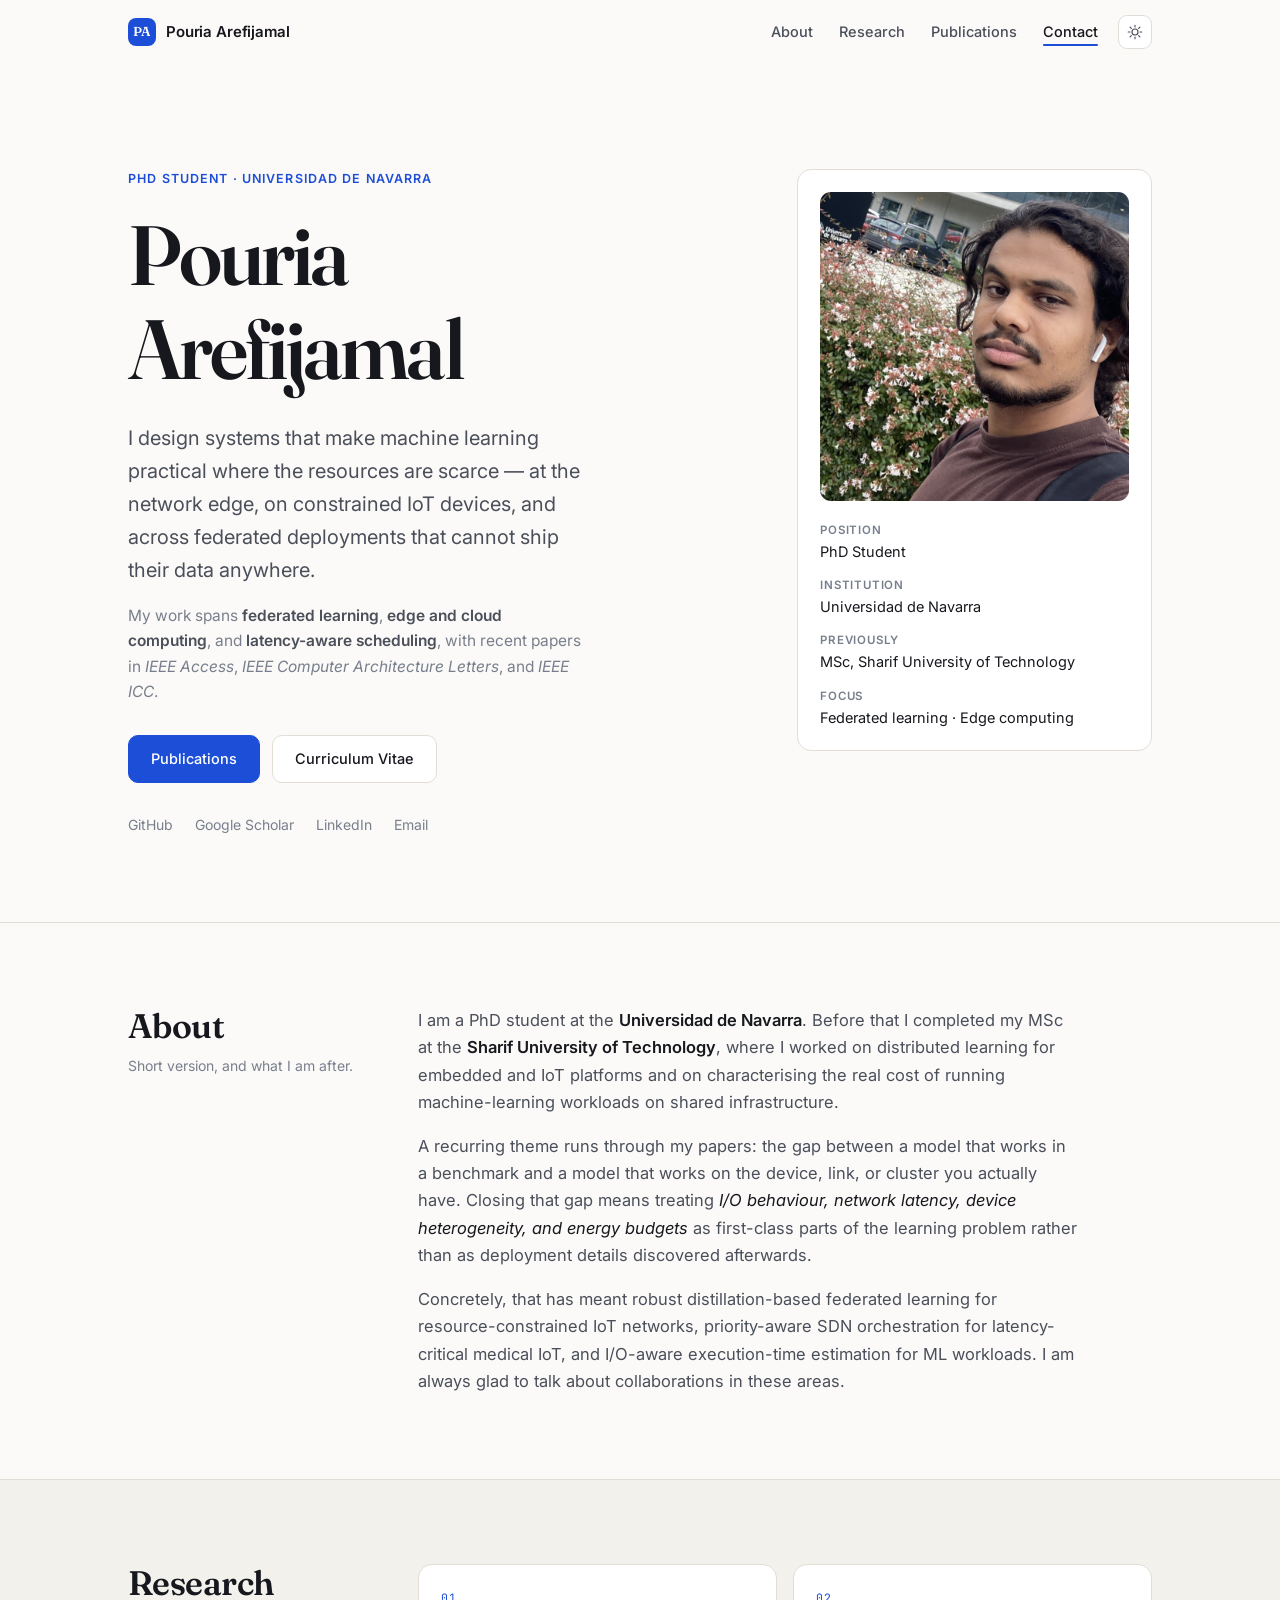
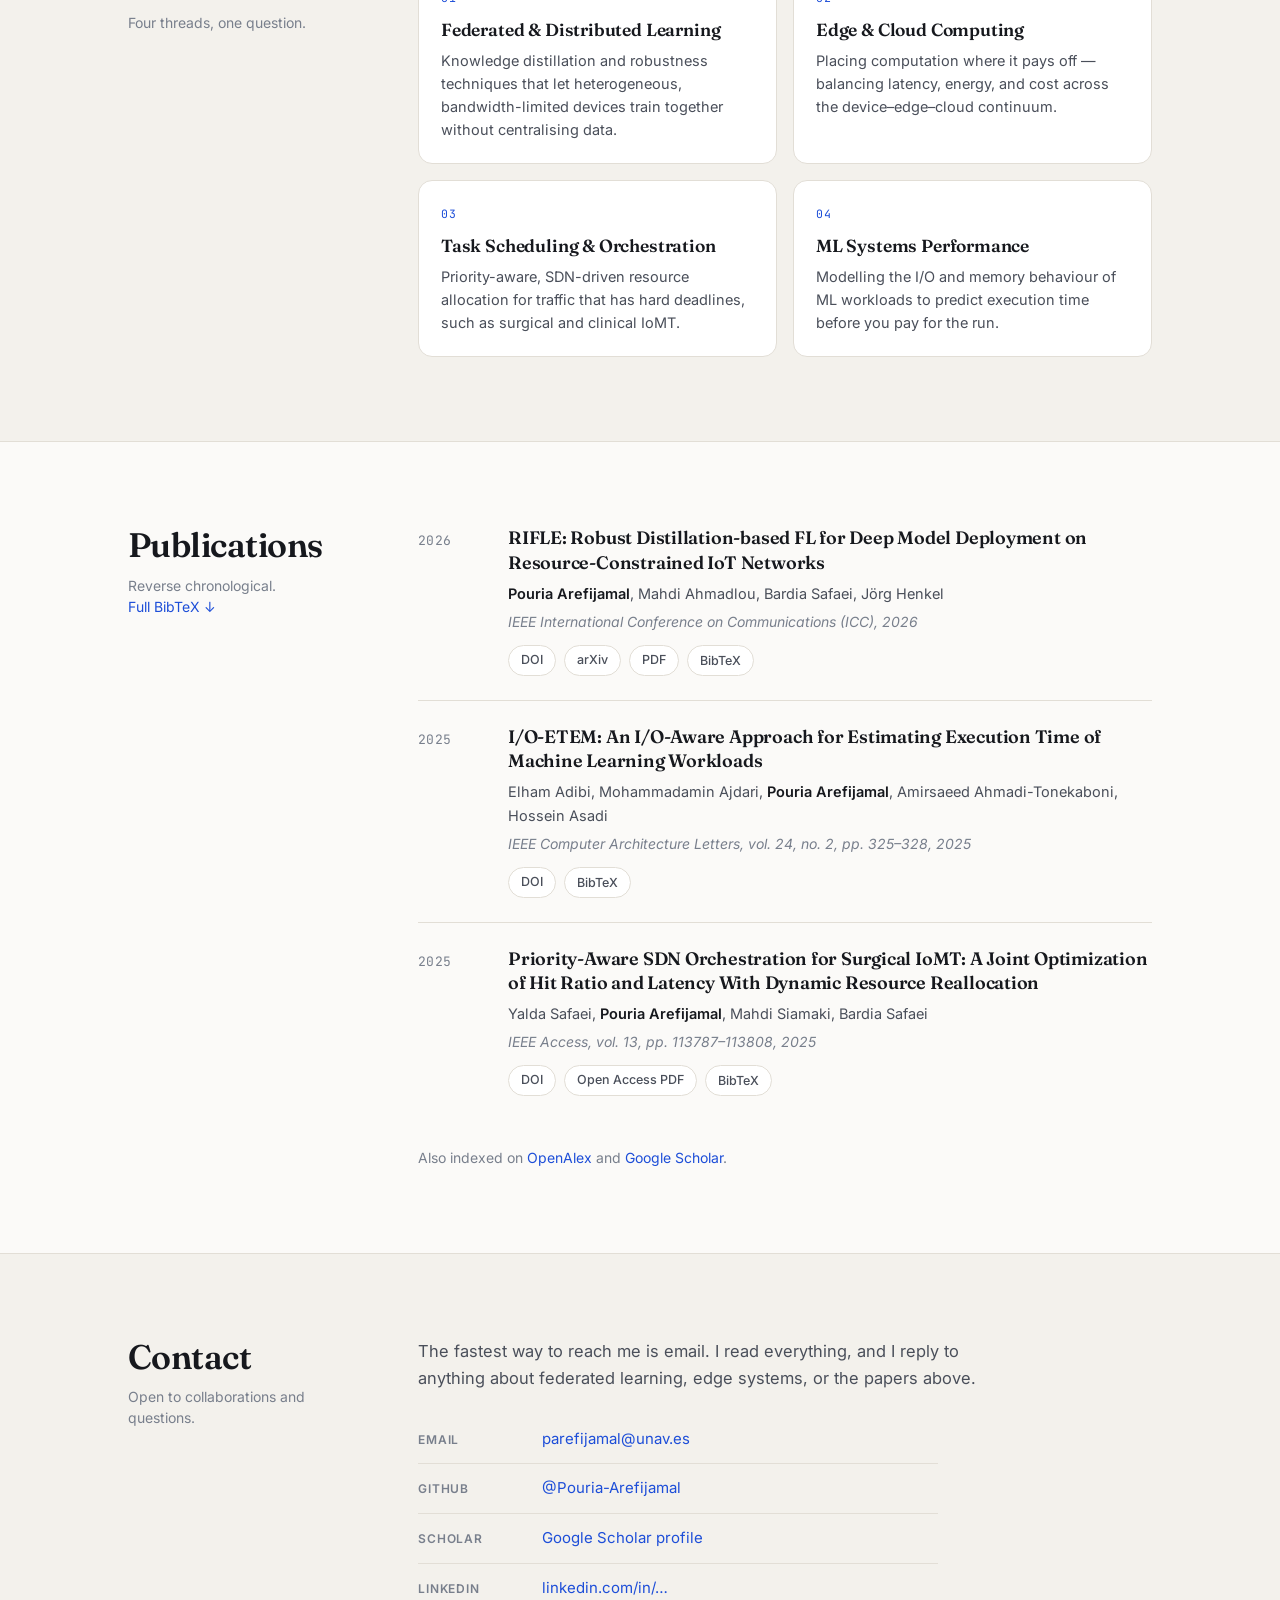
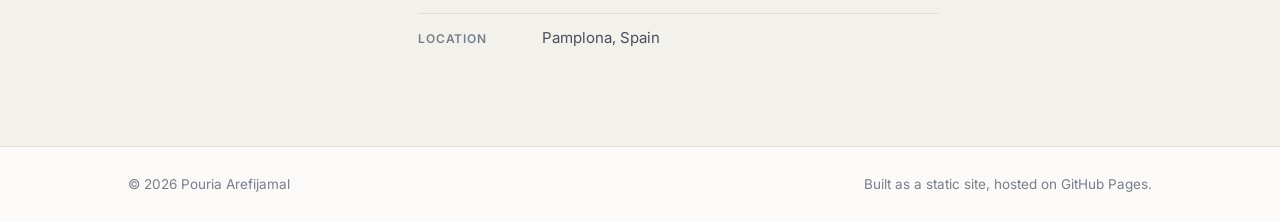
<file: index.html>
<!DOCTYPE html>
<html lang="en">
<head>
<meta charset="utf-8">
<meta name="viewport" content="width=device-width, initial-scale=1">
<title>Pouria Arefijamal — PhD Student, Universidad de Navarra</title>
<meta name="description" content="Pouria Arefijamal is a PhD student at the Universidad de Navarra working on edge computing, federated learning, and resource-aware distributed systems.">
<meta name="author" content="Pouria Arefijamal">
<link rel="canonical" href="https://pouria-arefijamal.github.io/">

<!-- Google Search Console ownership verification -->
<meta name="google-site-verification" content="5bdR5hdrAf46QenEBL29ZSR72Yp3AVDJWLA14htfVqM" />

<meta property="og:type" content="profile">
<meta property="og:title" content="Pouria Arefijamal">
<meta property="og:description" content="PhD student at the Universidad de Navarra. Edge computing, federated learning, and resource-aware distributed systems.">
<meta property="og:url" content="https://pouria-arefijamal.github.io/">
<meta name="twitter:card" content="summary">

<link rel="icon" href="data:image/svg+xml,<svg xmlns='http://www.w3.org/2000/svg' viewBox='0 0 100 100'><rect width='100' height='100' rx='22' fill='%231d4ed8'/><text y='.9em' x='50%25' text-anchor='middle' font-size='62' font-family='Georgia,serif' fill='white'>P</text></svg>">

<link rel="preconnect" href="https://fonts.googleapis.com">
<link rel="preconnect" href="https://fonts.gstatic.com" crossorigin>
<link href="https://fonts.googleapis.com/css2?family=Fraunces:opsz,wght@9..144,400;9..144,600&family=Inter:wght@400;500;600&family=JetBrains+Mono:wght@400&display=swap" rel="stylesheet">
<link rel="stylesheet" href="assets/css/style.css">

<script type="application/ld+json">
{
  "@context": "https://schema.org",
  "@type": "Person",
  "name": "Pouria Arefijamal",
  "jobTitle": "PhD Student",
  "affiliation": { "@type": "CollegeOrUniversity", "name": "Universidad de Navarra" },
  "alumniOf": { "@type": "CollegeOrUniversity", "name": "Sharif University of Technology" },
  "url": "https://pouria-arefijamal.github.io/",
  "sameAs": [
    "https://github.com/Pouria-Arefijamal",
    "https://scholar.google.com/citations?user=PLACEHOLDER"
  ],
  "knowsAbout": ["Edge Computing", "Federated Learning", "Cloud Computing", "Task Scheduling", "Internet of Things"]
}
</script>
</head>
<body>
<a class="skip" href="#main">Skip to content</a>

<header class="nav">
  <div class="wrap nav-inner">
    <a class="brand" href="#top"><span class="brand-mark">PA</span> <span class="brand-text">Pouria Arefijamal</span></a>
    <nav>
      <ul class="nav-links">
        <li><a href="#about">About</a></li>
        <li><a href="#research">Research</a></li>
        <li><a href="#publications">Publications</a></li>
        <li><a href="#contact">Contact</a></li>
      </ul>
    </nav>
    <button id="theme-toggle" class="theme-btn" type="button" aria-label="Switch colour theme">
      <svg class="i-sun" viewBox="0 0 24 24" aria-hidden="true"><circle cx="12" cy="12" r="4.5"/><path d="M12 1.8v2.6M12 19.6v2.6M4.6 4.6l1.9 1.9M17.5 17.5l1.9 1.9M1.8 12h2.6M19.6 12h2.6M4.6 19.4l1.9-1.9M17.5 6.5l1.9-1.9"/></svg>
      <svg class="i-moon" viewBox="0 0 24 24" aria-hidden="true"><path d="M20.5 14.6A8.6 8.6 0 0 1 9.4 3.5a8.6 8.6 0 1 0 11.1 11.1z"/></svg>
    </button>
  </div>
</header>

<main id="main">

<section id="top" class="hero">
  <div class="wrap hero-grid">
    <div class="hero-text">
      <p class="eyebrow">PhD Student · Universidad de Navarra</p>
      <h1>Pouria<br>Arefijamal</h1>
      <p class="lede">
        I design systems that make machine learning practical where the resources
        are scarce — at the network edge, on constrained IoT devices, and across
        federated deployments that cannot ship their data anywhere.
      </p>
      <p class="sub">
        My work spans <strong>federated learning</strong>, <strong>edge and cloud computing</strong>,
        and <strong>latency-aware scheduling</strong>, with recent papers in
        <em>IEEE Access</em>, <em>IEEE Computer Architecture Letters</em>, and <em>IEEE ICC</em>.
      </p>
      <div class="cta-row">
        <a class="btn btn-primary" href="#publications">Publications</a>
        <a class="btn" href="assets/cv.pdf">Curriculum Vitae</a>
      </div>
      <ul class="social">
        <li><a href="https://github.com/Pouria-Arefijamal" rel="me noopener" target="_blank">GitHub</a></li>
        <li><a href="https://scholar.google.com/citations?user=PLACEHOLDER" rel="me noopener" target="_blank">Google Scholar</a></li>
        <li><a href="https://www.linkedin.com/in/POUR-LINKEDIN-SLUG" rel="me noopener" target="_blank">LinkedIn</a></li>
        <li><a href="mailto:parefijamal@unav.es">Email</a></li>
      </ul>
    </div>

    <aside class="hero-card">
      <div class="portrait" id="portrait">
        <img src="assets/img/portrait.jpg" alt="Portrait of Pouria Arefijamal"
             onerror="this.closest('.portrait').classList.add('is-empty');this.remove();">
        <span class="portrait-fallback" aria-hidden="true">PA</span>
      </div>
      <dl class="facts">
        <div><dt>Position</dt><dd>PhD Student</dd></div>
        <div><dt>Institution</dt><dd>Universidad de Navarra</dd></div>
        <div><dt>Previously</dt><dd>MSc, Sharif University of Technology</dd></div>
        <div><dt>Focus</dt><dd>Federated learning · Edge computing</dd></div>
      </dl>
    </aside>
  </div>
</section>

<section id="about" class="band">
  <div class="wrap two-col">
    <div class="col-head">
      <h2>About</h2>
      <p class="col-note">Short version, and what I am after.</p>
    </div>
    <div class="col-body prose">
      <p>
        I am a PhD student at the <strong>Universidad de Navarra</strong>. Before that I
        completed my MSc at the <strong>Sharif University of Technology</strong>, where I worked
        on distributed learning for embedded and IoT platforms and on characterising the
        real cost of running machine-learning workloads on shared infrastructure.
      </p>
      <p>
        A recurring theme runs through my papers: the gap between a model that works in
        a benchmark and a model that works on the device, link, or cluster you actually have.
        Closing that gap means treating <em>I/O behaviour, network latency, device
        heterogeneity, and energy budgets</em> as first-class parts of the learning
        problem rather than as deployment details discovered afterwards.
      </p>
      <p>
        Concretely, that has meant robust distillation-based federated learning for
        resource-constrained IoT networks, priority-aware SDN orchestration for
        latency-critical medical IoT, and I/O-aware execution-time estimation for
        ML workloads. I am always glad to talk about collaborations in these areas.
      </p>
    </div>
  </div>
</section>

<section id="research" class="band alt">
  <div class="wrap two-col">
    <div class="col-head">
      <h2>Research</h2>
      <p class="col-note">Four threads, one question.</p>
    </div>
    <div class="col-body">
      <ul class="cards">
        <li class="card">
          <span class="card-num">01</span>
          <h3>Federated &amp; Distributed Learning</h3>
          <p>Knowledge distillation and robustness techniques that let heterogeneous,
             bandwidth-limited devices train together without centralising data.</p>
        </li>
        <li class="card">
          <span class="card-num">02</span>
          <h3>Edge &amp; Cloud Computing</h3>
          <p>Placing computation where it pays off — balancing latency, energy, and
             cost across the device–edge–cloud continuum.</p>
        </li>
        <li class="card">
          <span class="card-num">03</span>
          <h3>Task Scheduling &amp; Orchestration</h3>
          <p>Priority-aware, SDN-driven resource allocation for traffic that has
             hard deadlines, such as surgical and clinical IoMT.</p>
        </li>
        <li class="card">
          <span class="card-num">04</span>
          <h3>ML Systems Performance</h3>
          <p>Modelling the I/O and memory behaviour of ML workloads to predict
             execution time before you pay for the run.</p>
        </li>
      </ul>
    </div>
  </div>
</section>

<section id="publications" class="band">
  <div class="wrap two-col">
    <div class="col-head">
      <h2>Publications</h2>
      <p class="col-note">Reverse chronological. <a href="publications.bib">Full BibTeX ↓</a></p>
    </div>
    <div class="col-body">
      <ol class="pubs">

        <li class="pub" id="pub-rifle">
          <div class="pub-year">2026</div>
          <div class="pub-body">
            <h3 class="pub-title">RIFLE: Robust Distillation-based FL for Deep Model Deployment on Resource-Constrained IoT Networks</h3>
            <p class="pub-authors"><strong>Pouria Arefijamal</strong>, Mahdi Ahmadlou, Bardia Safaei, Jörg Henkel</p>
            <p class="pub-venue">IEEE International Conference on Communications (ICC), 2026</p>
            <p class="pub-links">
              <a href="https://doi.org/10.1109/icc59461.2026.11586932" target="_blank" rel="noopener">DOI</a>
              <a href="https://arxiv.org/abs/2602.08446" target="_blank" rel="noopener">arXiv</a>
              <a href="https://arxiv.org/pdf/2602.08446" target="_blank" rel="noopener">PDF</a>
              <button class="bib-btn" type="button" data-bib="rifle">BibTeX</button>
            </p>
            <pre class="bib" id="bib-rifle" hidden>@inproceedings{arefijamal2026rifle,
  title     = {{RIFLE}: Robust Distillation-based {FL} for Deep Model Deployment on Resource-Constrained {IoT} Networks},
  author    = {Arefijamal, Pouria and Ahmadlou, Mahdi and Safaei, Bardia and Henkel, J{\"o}rg},
  booktitle = {IEEE International Conference on Communications (ICC)},
  year      = {2026},
  doi       = {10.1109/ICC59461.2026.11586932}
}</pre>
          </div>
        </li>

        <li class="pub" id="pub-ioetem">
          <div class="pub-year">2025</div>
          <div class="pub-body">
            <h3 class="pub-title">I/O-ETEM: An I/O-Aware Approach for Estimating Execution Time of Machine Learning Workloads</h3>
            <p class="pub-authors">Elham Adibi, Mohammadamin Ajdari, <strong>Pouria Arefijamal</strong>, Amirsaeed Ahmadi-Tonekaboni, Hossein Asadi</p>
            <p class="pub-venue">IEEE Computer Architecture Letters, vol. 24, no. 2, pp. 325–328, 2025</p>
            <p class="pub-links">
              <a href="https://doi.org/10.1109/lca.2025.3620629" target="_blank" rel="noopener">DOI</a>
              <button class="bib-btn" type="button" data-bib="ioetem">BibTeX</button>
            </p>
            <pre class="bib" id="bib-ioetem" hidden>@article{adibi2025ioetem,
  title   = {{I/O-ETEM}: An {I/O}-Aware Approach for Estimating Execution Time of Machine Learning Workloads},
  author  = {Adibi, Elham and Ajdari, Mohammadamin and Arefijamal, Pouria and Ahmadi-Tonekaboni, Amirsaeed and Asadi, Hossein},
  journal = {IEEE Computer Architecture Letters},
  volume  = {24},
  number  = {2},
  pages   = {325--328},
  year    = {2025},
  doi     = {10.1109/LCA.2025.3620629}
}</pre>
          </div>
        </li>

        <li class="pub" id="pub-iomt">
          <div class="pub-year">2025</div>
          <div class="pub-body">
            <h3 class="pub-title">Priority-Aware SDN Orchestration for Surgical IoMT: A Joint Optimization of Hit Ratio and Latency With Dynamic Resource Reallocation</h3>
            <p class="pub-authors">Yalda Safaei, <strong>Pouria Arefijamal</strong>, Mahdi Siamaki, Bardia Safaei</p>
            <p class="pub-venue">IEEE Access, vol. 13, pp. 113787–113808, 2025</p>
            <p class="pub-links">
              <a href="https://doi.org/10.1109/access.2025.3583899" target="_blank" rel="noopener">DOI</a>
              <a href="https://doi.org/10.1109/access.2025.3583899" target="_blank" rel="noopener">Open Access PDF</a>
              <button class="bib-btn" type="button" data-bib="iomt">BibTeX</button>
            </p>
            <pre class="bib" id="bib-iomt" hidden>@article{safaei2025priority,
  title   = {Priority-Aware {SDN} Orchestration for Surgical {IoMT}: A Joint Optimization of Hit Ratio and Latency With Dynamic Resource Reallocation},
  author  = {Safaei, Yalda and Arefijamal, Pouria and Siamaki, Mahdi and Safaei, Bardia},
  journal = {IEEE Access},
  volume  = {13},
  pages   = {113787--113808},
  year    = {2025},
  doi     = {10.1109/ACCESS.2025.3583899}
}</pre>
          </div>
        </li>

      </ol>
      <p class="pub-foot">
        Also indexed on
        <a href="https://openalex.org/A5118664038" target="_blank" rel="noopener">OpenAlex</a> and
        <a href="https://scholar.google.com/citations?user=PLACEHOLDER" target="_blank" rel="noopener">Google Scholar</a>.
      </p>
    </div>
  </div>
</section>

<section id="contact" class="band alt">
  <div class="wrap two-col">
    <div class="col-head">
      <h2>Contact</h2>
      <p class="col-note">Open to collaborations and questions.</p>
    </div>
    <div class="col-body">
      <p class="contact-lede">
        The fastest way to reach me is email. I read everything, and I reply to
        anything about federated learning, edge systems, or the papers above.
      </p>
      <ul class="contact-list">
        <li><span>Email</span><a href="mailto:parefijamal@unav.es">parefijamal@unav.es</a></li>
        <li><span>GitHub</span><a href="https://github.com/Pouria-Arefijamal" target="_blank" rel="noopener">@Pouria-Arefijamal</a></li>
        <li><span>Scholar</span><a href="https://scholar.google.com/citations?user=PLACEHOLDER" target="_blank" rel="noopener">Google Scholar profile</a></li>
        <li><span>LinkedIn</span><a href="https://www.linkedin.com/in/POUR-LINKEDIN-SLUG" target="_blank" rel="noopener">linkedin.com/in/…</a></li>
        <li><span>Location</span><span class="plain">Pamplona, Spain</span></li>
      </ul>
    </div>
  </div>
</section>

</main>

<footer class="foot">
  <div class="wrap foot-inner">
    <p>© <span id="year">2026</span> Pouria Arefijamal</p>
    <p class="foot-meta">Built as a static site, hosted on GitHub Pages.</p>
  </div>
</footer>

<script src="assets/js/main.js"></script>
</body>
</html>
</file>
<file: assets/css/style.css>
/* ---------- tokens ---------- */
:root{
  --bg:#fbfaf8;
  --bg-alt:#f3f1ec;
  --surface:#ffffff;
  --ink:#16181d;
  --ink-soft:#4a4f5a;
  --ink-mute:#787f8c;
  --line:#e2ded6;
  --accent:#1d4ed8;
  --accent-soft:#e8edfd;
  --radius:14px;
  --serif:"Fraunces",Georgia,"Times New Roman",serif;
  --sans:"Inter",system-ui,-apple-system,"Segoe UI",sans-serif;
  --mono:"JetBrains Mono",ui-monospace,"SF Mono",Menlo,monospace;
  --wrap:1080px;
}
@media (prefers-color-scheme:dark){
  :root:not([data-theme="light"]){
    --bg:#0e1013;
    --bg-alt:#14171c;
    --surface:#181c22;
    --ink:#eceef2;
    --ink-soft:#b3bac6;
    --ink-mute:#858d9b;
    --line:#262b33;
    --accent:#7ea2ff;
    --accent-soft:#1b2540;
  }
}
:root[data-theme="dark"]{
  --bg:#0e1013;
  --bg-alt:#14171c;
  --surface:#181c22;
  --ink:#eceef2;
  --ink-soft:#b3bac6;
  --ink-mute:#858d9b;
  --line:#262b33;
  --accent:#7ea2ff;
  --accent-soft:#1b2540;
}

/* ---------- base ---------- */
*{box-sizing:border-box}
html{scroll-behavior:smooth;scroll-padding-top:80px}
body{
  margin:0;background:var(--bg);color:var(--ink);
  font-family:var(--sans);font-size:16.5px;line-height:1.65;
  -webkit-font-smoothing:antialiased;
}
a{color:var(--accent);text-decoration:none}
a:hover{text-decoration:underline;text-underline-offset:3px}
h1,h2,h3{font-family:var(--serif);font-weight:600;letter-spacing:-.015em;line-height:1.12;margin:0}
.wrap{max-width:var(--wrap);margin:0 auto;padding:0 28px}
.skip{position:absolute;left:-9999px}
.skip:focus{left:12px;top:12px;z-index:99;background:var(--accent);color:#fff;padding:10px 16px;border-radius:8px}
:focus-visible{outline:2px solid var(--accent);outline-offset:3px;border-radius:4px}

/* ---------- nav ---------- */
.nav{
  position:sticky;top:0;z-index:50;
  background:color-mix(in srgb,var(--bg) 85%,transparent);
  backdrop-filter:blur(12px);border-bottom:1px solid transparent;
  transition:border-color .2s;
}
.nav.scrolled{border-bottom-color:var(--line)}
.nav-inner{display:flex;align-items:center;gap:20px;height:64px}
.brand{
  display:flex;align-items:center;gap:10px;color:var(--ink);
  font-weight:600;font-size:15px;letter-spacing:-.01em;margin-right:auto;
}
.brand:hover{text-decoration:none}
.brand-mark{
  display:grid;place-items:center;width:28px;height:28px;border-radius:8px;
  background:var(--accent);color:#fff;font-family:var(--serif);font-size:13px;
}
.nav-inner>nav{min-width:0;overflow-x:auto;overflow-y:hidden;padding-bottom:8px;margin-bottom:-8px;scrollbar-width:none;-ms-overflow-style:none}
.nav-inner>nav::-webkit-scrollbar{display:none}
.nav-links{display:flex;flex-wrap:nowrap;gap:26px;list-style:none;margin:0;padding:0;white-space:nowrap}
.nav-links a{color:var(--ink-soft);font-size:14.5px;font-weight:500;position:relative}
.nav-links a:hover{color:var(--ink);text-decoration:none}
.nav-links a.active{color:var(--ink)}
.nav-links a.active::after{
  content:"";position:absolute;left:0;right:0;bottom:-6px;height:2px;
  background:var(--accent);border-radius:2px;
}
.theme-btn{
  display:grid;place-items:center;width:34px;height:34px;flex:none;
  border:1px solid var(--line);border-radius:9px;background:var(--surface);
  color:var(--ink-soft);cursor:pointer;transition:color .15s,border-color .15s;
}
.theme-btn:hover{color:var(--ink);border-color:var(--ink-mute)}
.theme-btn svg{width:16px;height:16px;fill:none;stroke:currentColor;stroke-width:1.7;stroke-linecap:round}
.i-moon{display:none}
:root[data-theme="dark"] .i-sun{display:none}
:root[data-theme="dark"] .i-moon{display:block}
@media (prefers-color-scheme:dark){
  :root:not([data-theme="light"]) .i-sun{display:none}
  :root:not([data-theme="light"]) .i-moon{display:block}
}
/* small screens: keep navigation, drop the wordmark */
@media (max-width:660px){
  .brand-text{display:none}
  .brand{margin-right:12px}
  .nav-inner{gap:12px}
  .nav-links{gap:16px}
  .nav-links a{font-size:13.5px}
}
@media (max-width:420px){
  .wrap{padding:0 16px}
  .nav-links{gap:12px}
  .nav-links a{font-size:12.5px}
}
@media (max-width:380px){
  .wrap{padding:0 14px}
  .nav-inner{gap:8px}
  .nav-links{gap:10px}
  .nav-links a{font-size:11.5px;letter-spacing:-.01em}
}

/* ---------- hero ---------- */
.hero{padding:clamp(56px,9vw,104px) 0 clamp(48px,7vw,84px)}
.hero-grid{display:grid;grid-template-columns:minmax(0,1.45fr) minmax(0,.85fr);gap:clamp(32px,5vw,64px);align-items:start}
.eyebrow{
  margin:0 0 18px;font-size:12.5px;font-weight:600;letter-spacing:.09em;
  text-transform:uppercase;color:var(--accent);
}
.hero h1{font-size:clamp(46px,8.2vw,84px);letter-spacing:-.035em;margin-bottom:26px}
.lede{font-size:clamp(17.5px,2.1vw,20px);color:var(--ink-soft);margin:0 0 16px;max-width:36ch}
.sub{font-size:15.5px;color:var(--ink-mute);margin:0 0 30px;max-width:46ch}
.sub strong{color:var(--ink-soft);font-weight:600}
.cta-row{display:flex;flex-wrap:wrap;gap:12px;margin-bottom:28px}
.btn{
  display:inline-block;padding:11px 22px;border-radius:10px;
  border:1px solid var(--line);background:var(--surface);
  color:var(--ink);font-size:14.5px;font-weight:500;transition:all .15s;
}
.btn:hover{text-decoration:none;border-color:var(--ink-mute);transform:translateY(-1px)}
.btn-primary{background:var(--accent);border-color:var(--accent);color:#fff}
.btn-primary:hover{filter:brightness(1.08);border-color:var(--accent)}
.social{display:flex;flex-wrap:wrap;gap:8px 22px;list-style:none;margin:0;padding:0}
.social a{font-size:14px;color:var(--ink-mute)}
.social a:hover{color:var(--accent)}

.hero-card{
  background:var(--surface);border:1px solid var(--line);
  border-radius:var(--radius);padding:22px;
}
.portrait{
  position:relative;aspect-ratio:1/1;border-radius:11px;overflow:hidden;
  background:linear-gradient(140deg,var(--accent-soft),var(--bg-alt));
  display:grid;place-items:center;margin-bottom:20px;
}
.portrait img{width:100%;height:100%;object-fit:cover;display:block;position:relative;z-index:1}
.portrait-fallback{
  position:absolute;font-family:var(--serif);font-size:clamp(48px,7vw,66px);
  color:var(--accent);opacity:.32;letter-spacing:.02em;
}
.facts{margin:0;display:grid;gap:14px}
.facts>div{display:grid;gap:2px}
.facts dt{font-size:11.5px;font-weight:600;letter-spacing:.07em;text-transform:uppercase;color:var(--ink-mute)}
.facts dd{margin:0;font-size:14.5px;color:var(--ink);line-height:1.4}
@media (max-width:840px){
  .hero-grid{grid-template-columns:1fr}
  .hero-card{max-width:400px}
}

/* ---------- bands ---------- */
.band{padding:clamp(52px,7vw,84px) 0;border-top:1px solid var(--line)}
.band.alt{background:var(--bg-alt)}
.two-col{display:grid;grid-template-columns:minmax(0,230px) minmax(0,1fr);gap:clamp(28px,5vw,60px);align-items:start}
.col-head h2{font-size:clamp(26px,3.4vw,34px);margin-bottom:10px}
.col-note{margin:0;font-size:14px;color:var(--ink-mute);line-height:1.5}
.col-note a{white-space:nowrap}
@media (max-width:760px){.two-col{grid-template-columns:1fr;gap:24px}}

.prose p{margin:0 0 17px;color:var(--ink-soft);max-width:66ch;font-size:16.5px}
.prose p:last-child{margin-bottom:0}
.prose strong{color:var(--ink);font-weight:600}
.prose em{color:var(--ink)}

/* ---------- research cards ---------- */
.cards{list-style:none;margin:0;padding:0;display:grid;grid-template-columns:repeat(auto-fit,minmax(250px,1fr));gap:16px}
.card{
  position:relative;background:var(--surface);border:1px solid var(--line);
  border-radius:var(--radius);padding:24px 22px 22px;transition:transform .18s,border-color .18s;
}
.card:hover{transform:translateY(-3px);border-color:var(--accent)}
.card-num{
  display:block;font-family:var(--mono);font-size:11.5px;color:var(--accent);
  letter-spacing:.06em;margin-bottom:12px;
}
.card h3{font-size:17.5px;margin-bottom:9px;letter-spacing:-.01em}
.card p{margin:0;font-size:14.5px;color:var(--ink-soft);line-height:1.6}

/* ---------- publications ---------- */
.pubs{list-style:none;margin:0;padding:0;counter-reset:none}
.pub{display:grid;grid-template-columns:70px minmax(0,1fr);gap:20px;padding:24px 0;border-top:1px solid var(--line)}
.pub:first-child{border-top:none;padding-top:0}
.pub-year{
  font-family:var(--mono);font-size:13px;color:var(--ink-mute);
  padding-top:4px;letter-spacing:.02em;
}
.pub-title{font-size:18px;line-height:1.35;margin-bottom:7px;letter-spacing:-.012em}
.pub-authors{margin:0 0 4px;font-size:14.5px;color:var(--ink-soft)}
.pub-authors strong{color:var(--ink);font-weight:600}
.pub-venue{margin:0 0 12px;font-size:14px;color:var(--ink-mute);font-style:italic}
.pub-links{display:flex;flex-wrap:wrap;gap:8px;margin:0}
.pub-links a,.bib-btn{
  display:inline-block;padding:4px 12px;border-radius:999px;
  border:1px solid var(--line);background:var(--surface);
  font-size:12.5px;font-weight:500;color:var(--ink-soft);
  font-family:var(--sans);cursor:pointer;transition:all .15s;
}
.pub-links a:hover,.bib-btn:hover{
  text-decoration:none;color:var(--accent);border-color:var(--accent);background:var(--accent-soft);
}
.bib-btn.open{color:var(--accent);border-color:var(--accent);background:var(--accent-soft)}
.bib{
  margin:14px 0 0;padding:16px;border-radius:10px;overflow-x:auto;
  background:var(--bg-alt);border:1px solid var(--line);
  font-family:var(--mono);font-size:12.5px;line-height:1.65;color:var(--ink-soft);
  white-space:pre;
}
.band.alt .bib{background:var(--bg)}
.pub-foot{margin:26px 0 0;font-size:14px;color:var(--ink-mute)}
@media (max-width:560px){
  .pub{grid-template-columns:1fr;gap:8px}
  .pub-year{padding-top:0}
}

/* ---------- contact ---------- */
.contact-lede{margin:0 0 22px;color:var(--ink-soft);max-width:56ch}
.contact-list{list-style:none;margin:0;padding:0;display:grid;gap:0;max-width:520px}
.contact-list li{
  display:grid;grid-template-columns:110px minmax(0,1fr);gap:14px;
  padding:12px 0;border-bottom:1px solid var(--line);align-items:baseline;
}
.contact-list li:last-child{border-bottom:none}
.contact-list span{font-size:12px;font-weight:600;letter-spacing:.07em;text-transform:uppercase;color:var(--ink-mute)}
.contact-list .plain{font-size:15px;font-weight:400;letter-spacing:0;text-transform:none;color:var(--ink-soft)}
.contact-list a{font-size:15px;word-break:break-word}
@media (max-width:460px){.contact-list li{grid-template-columns:1fr;gap:3px}}

/* ---------- footer ---------- */
.foot{border-top:1px solid var(--line);padding:26px 0;background:var(--bg)}
.foot-inner{display:flex;flex-wrap:wrap;gap:8px 20px;justify-content:space-between;align-items:center}
.foot p{margin:0;font-size:13.5px;color:var(--ink-mute)}

/* ---------- motion ---------- */
.reveal{opacity:0;transform:translateY(14px)}
.reveal.in{opacity:1;transform:none;transition:opacity .55s ease,transform .55s cubic-bezier(.22,.7,.3,1)}
@media (prefers-reduced-motion:reduce){
  html{scroll-behavior:auto}
  .reveal,.reveal.in{opacity:1;transform:none;transition:none}
  .card:hover,.btn:hover{transform:none}
}
</file>
